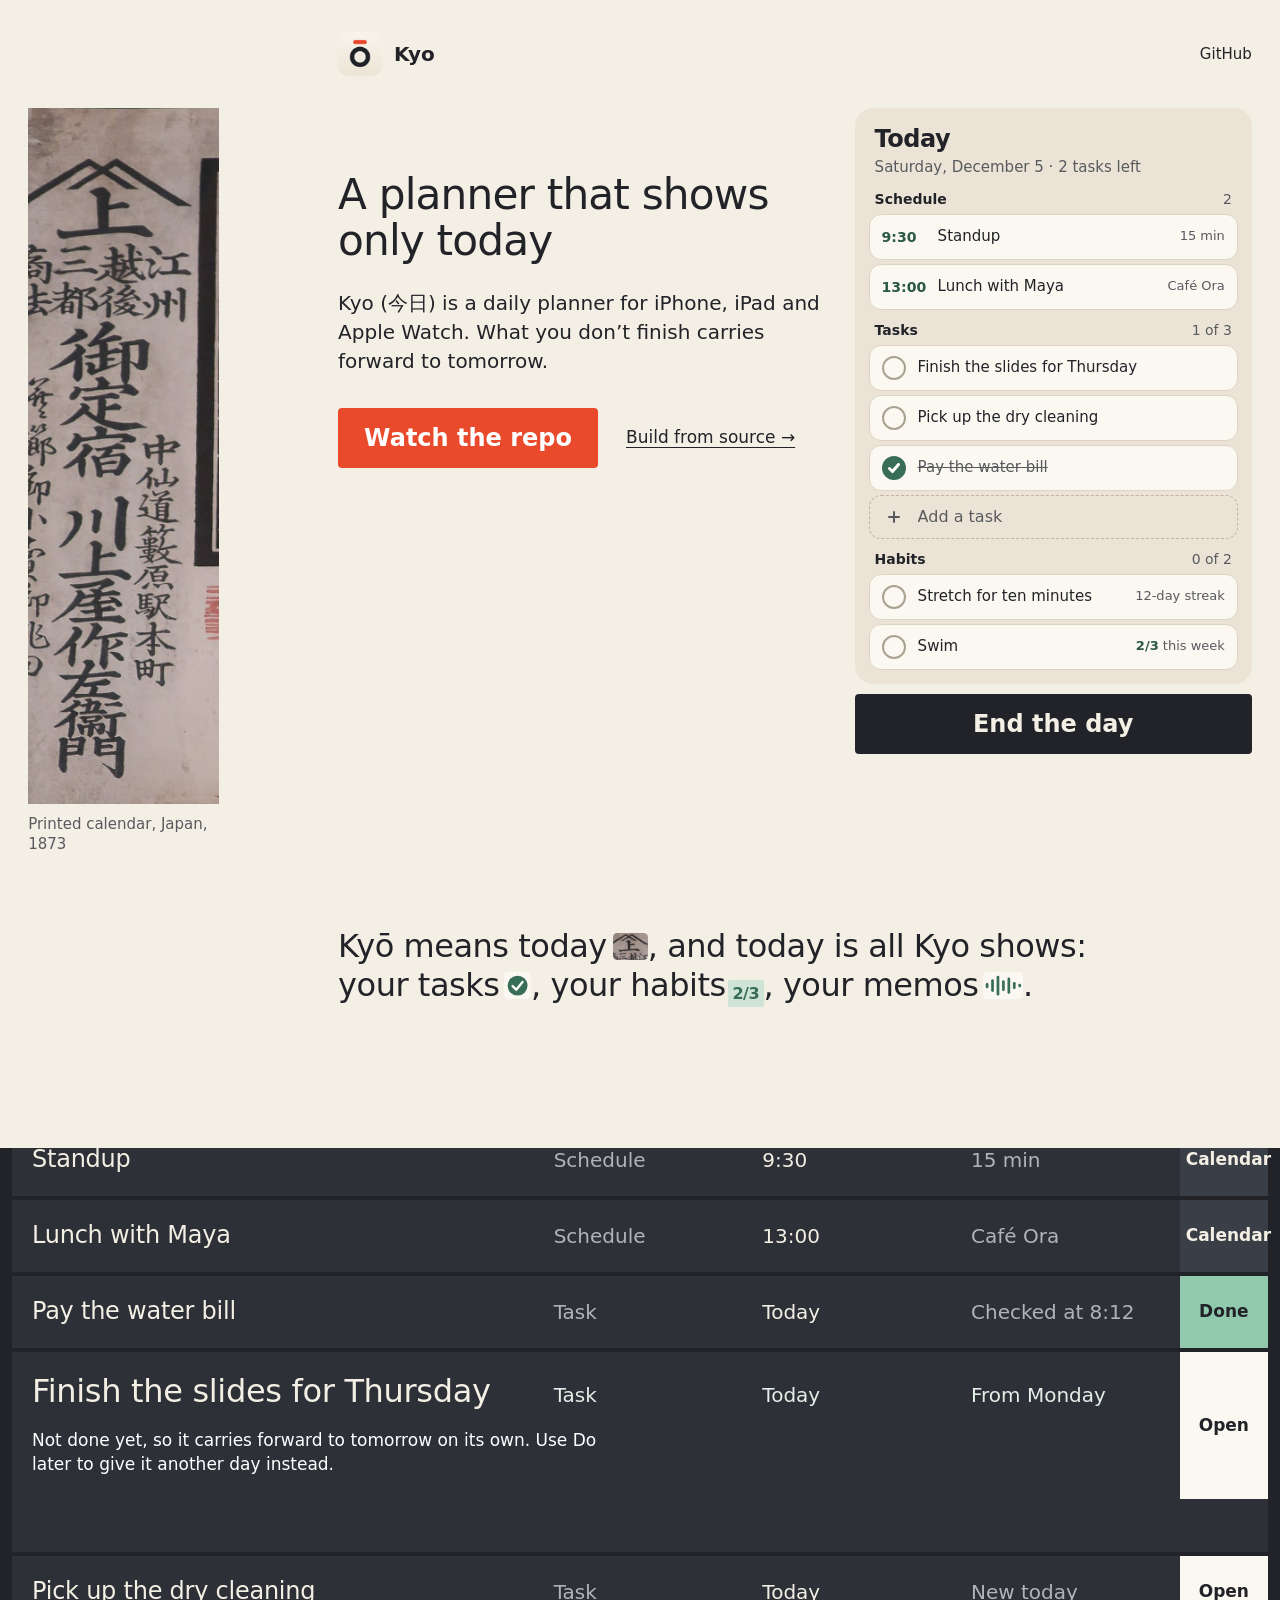
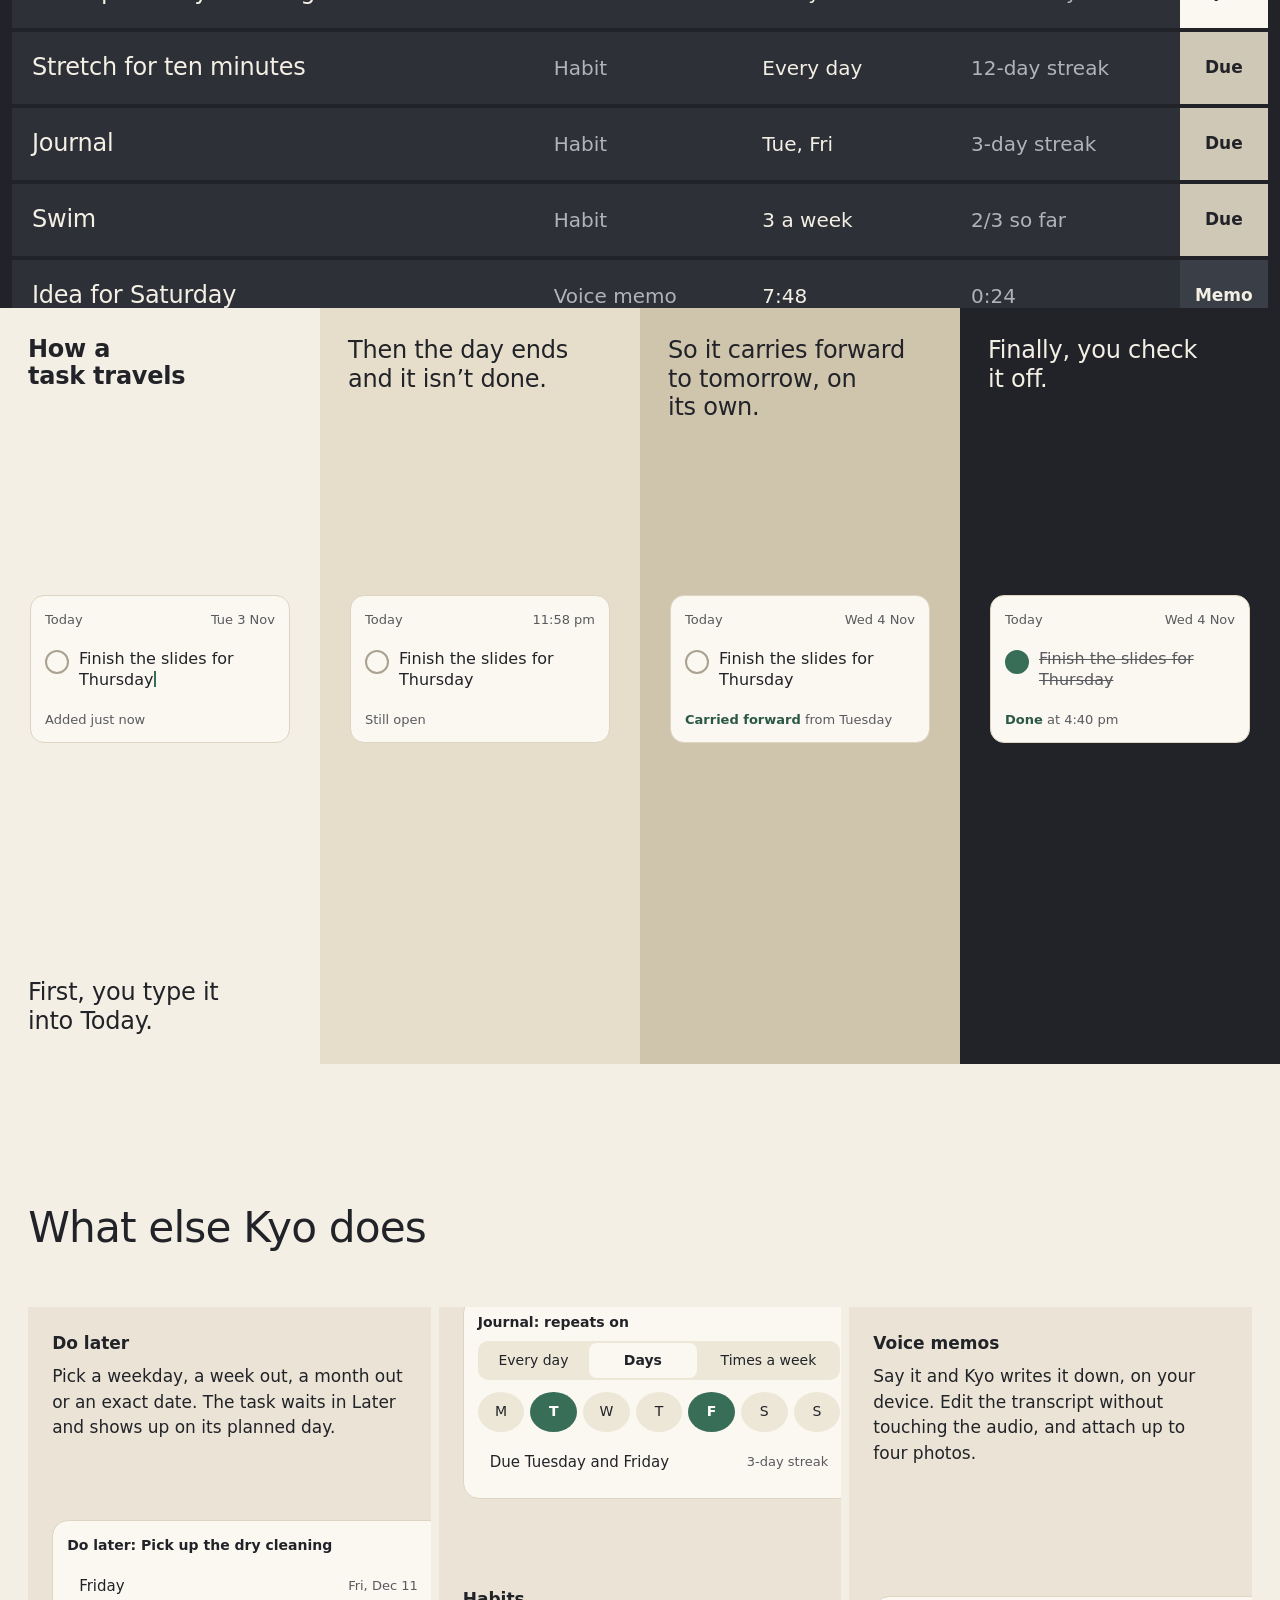
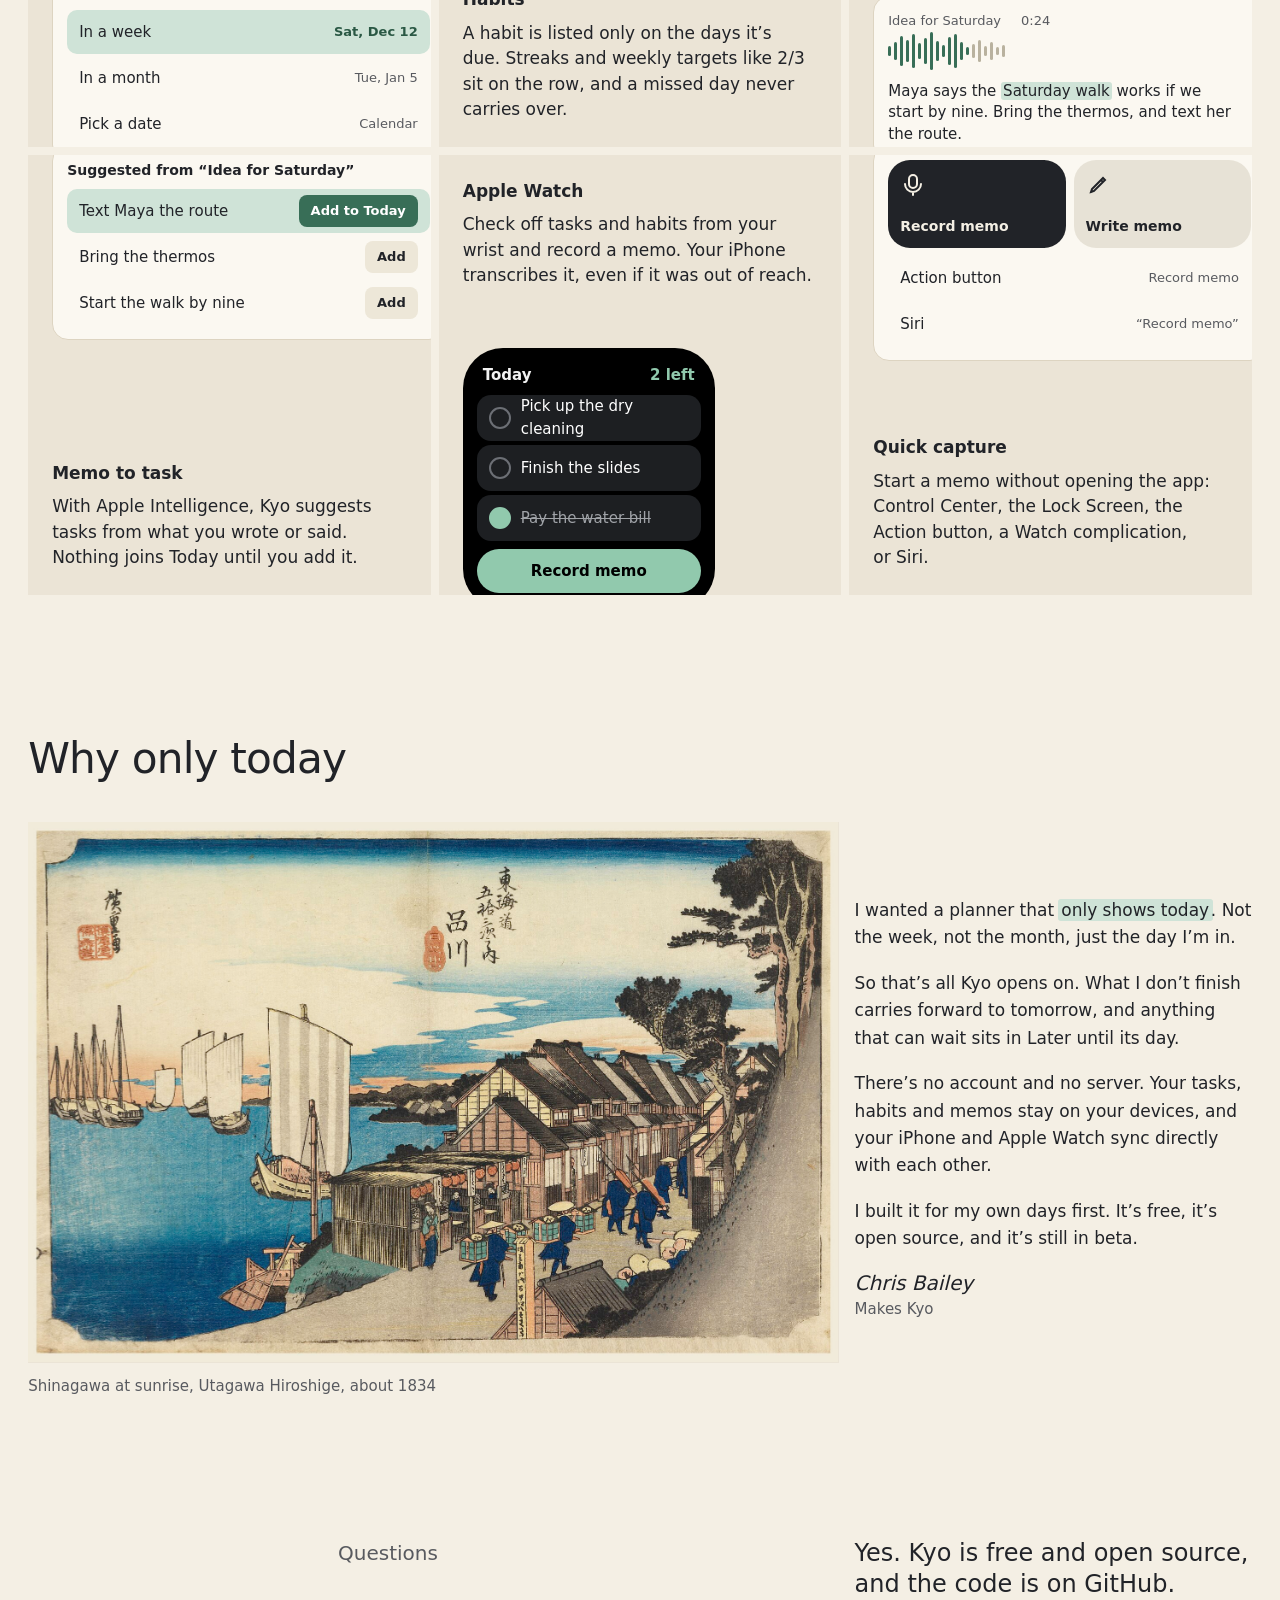
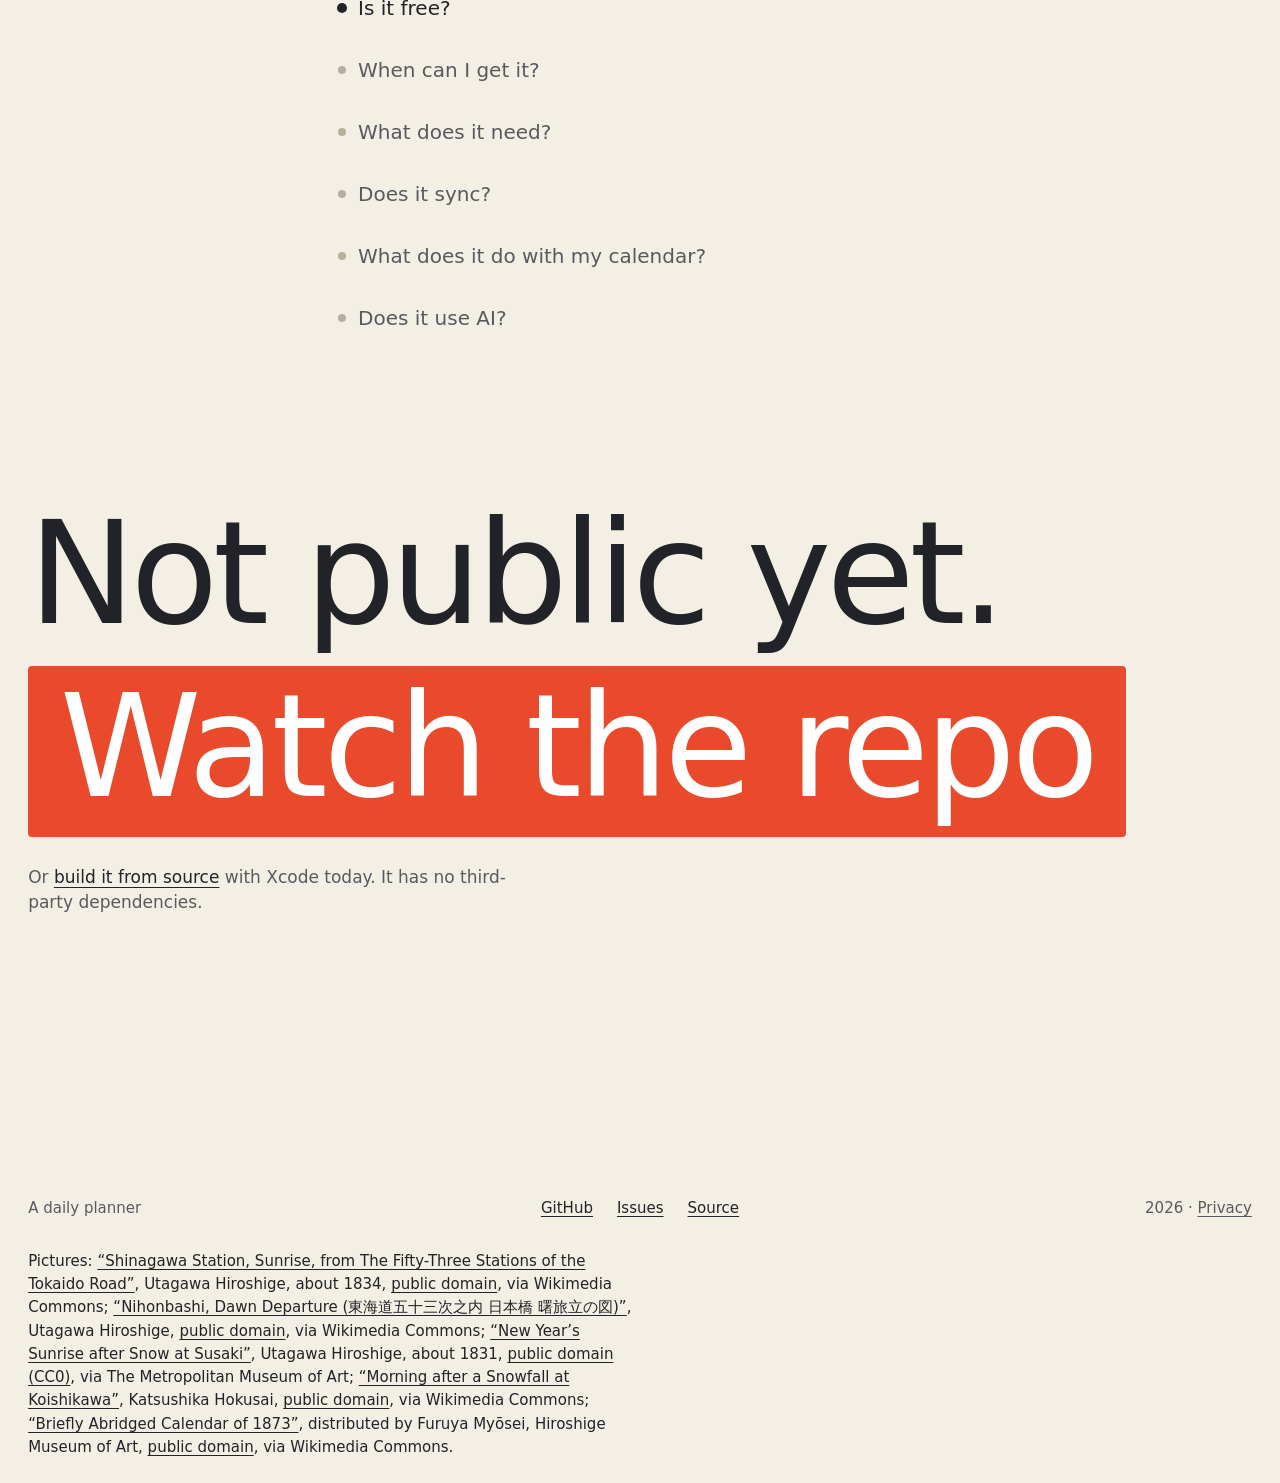
<file: site/index.html>
<!doctype html>
<html lang="en">
<head>
<meta charset="utf-8">
<meta name="viewport" content="width=device-width, initial-scale=1">
<title>Kyo: a planner that shows only today</title>
<meta name="description" content="Kyo (今日, “today”) is a daily planner for iPhone, iPad and Apple Watch. It shows one day at a time, and what you don’t finish carries forward to tomorrow.">
<meta name="theme-color" content="#F4EFE4">
<link rel="icon" type="image/png" href="assets/favicon.png">
<link rel="apple-touch-icon" href="assets/apple-touch-icon.png">
<meta property="og:type" content="website">
<meta property="og:title" content="Kyo: a planner that shows only today">
<meta property="og:description" content="A daily planner for iPhone, iPad and Apple Watch. One day at a time; unfinished tasks carry forward. No account, no server.">
<meta property="og:url" content="https://xchrisbailey.github.io/kyo/">
<meta property="og:image" content="https://xchrisbailey.github.io/kyo/assets/og.png">
<meta property="og:image:width" content="1200">
<meta property="og:image:height" content="630">
<meta property="og:image:alt" content="The Kyo app icon beside the words: a planner that shows only today.">
<meta name="twitter:card" content="summary_large_image">
<meta name="twitter:title" content="Kyo: a planner that shows only today">
<meta name="twitter:description" content="A daily planner for iPhone, iPad and Apple Watch. One day at a time; unfinished tasks carry forward.">
<meta name="twitter:image" content="https://xchrisbailey.github.io/kyo/assets/og.png">
<script>document.documentElement.classList.add('js');setTimeout(function(){if(!window.__kyo)document.documentElement.classList.add('js-late')},3000)</script>
<link rel="stylesheet" href="assets/styles.css">
</head>
<body>

<header class="hero grid">
  <div class="hero__bar">
    <a class="mark" href="#top" id="top"><img src="assets/icon-128.png" width="44" height="44" alt="">Kyo</a>
    <a class="hero__gh link" href="https://github.com/xchrisbailey/kyo">GitHub</a>
  </div>

  <div class="hero__copy">
    <h1 data-load style="--i:0">A planner that shows<br> only today</h1>
    <p class="lede" data-load style="--i:1">Kyo (今日) is a daily planner for iPhone, iPad and Apple Watch. What you don’t finish carries forward to tomorrow.</p>
    <div class="hero__actions" data-load style="--i:2">
      <a class="btn" href="https://github.com/xchrisbailey/kyo/subscription">Watch the repo</a>
      <a class="link link--quiet" href="https://github.com/xchrisbailey/kyo#build-from-source">Build from source →</a>
    </div>
  </div>

  <figure class="hero__print" data-load style="--i:4"><img src="assets/calendar-1873.jpg" width="1280" height="1556" alt="A printed Japanese calendar from 1873: a black block of dates beside a column of brush calligraphy." fetchpriority="high"><figcaption>Printed calendar, Japan, 1873</figcaption></figure>

  <div class="hero__demo" data-load style="--i:3">
    <div class="today" data-ui id="today" role="group" aria-label="Kyo’s Today screen. Tick tasks and habits, then end the day.">
      <div class="today__head">
        <p class="today__title">Today</p>
        <p class="today__date" id="today-date" aria-live="polite">Tuesday 3 November · 2 tasks left</p>
      </div>
      <section class="t-sec" aria-labelledby="t-h-sched">
        <div class="t-sech"><span id="t-h-sched">Schedule</span><span class="t-count" id="t-c-sched">2</span></div>
        <ul class="t-list" id="t-sched">
          <li class="t-row t-event"><time>9:30</time><span class="t-text">Standup</span><span class="t-meta">15 min</span></li>
          <li class="t-row t-event"><time>13:00</time><span class="t-text">Lunch with Maya</span><span class="t-meta">Café Ora</span></li>
        </ul>
      </section>
      <section class="t-sec" aria-labelledby="t-h-tasks">
        <div class="t-sech"><span id="t-h-tasks">Tasks</span><span class="t-count" id="t-c-tasks">1 of 3</span></div>
        <ul class="t-list" id="t-tasks">
          <li class="t-row is-hot"><label><input type="checkbox"><span class="t-box" aria-hidden="true"><svg viewBox="0 0 14 14"><path d="M2.5 7.5l3 3 6-7"/></svg></span><span class="t-text">Finish the slides for Thursday</span></label></li>
          <li class="t-row"><label><input type="checkbox"><span class="t-box" aria-hidden="true"><svg viewBox="0 0 14 14"><path d="M2.5 7.5l3 3 6-7"/></svg></span><span class="t-text">Pick up the dry cleaning</span></label></li>
          <li class="t-row"><label><input type="checkbox" checked><span class="t-box" aria-hidden="true"><svg viewBox="0 0 14 14"><path d="M2.5 7.5l3 3 6-7"/></svg></span><span class="t-text">Pay the water bill</span></label></li>
        </ul>
        <form class="t-add" id="t-form" autocomplete="off">
          <label class="sr-only" for="t-new">New task</label>
          <input id="t-new" type="text" placeholder="Add a task" maxlength="60" enterkeyhint="done">
        </form>
      </section>
      <section class="t-sec" aria-labelledby="t-h-habits">
        <div class="t-sech"><span id="t-h-habits">Habits</span><span class="t-count" id="t-c-habits">0 of 3</span></div>
        <ul class="t-list" id="t-habits">
          <li class="t-row"><label><input type="checkbox"><span class="t-box" aria-hidden="true"><svg viewBox="0 0 14 14"><path d="M2.5 7.5l3 3 6-7"/></svg></span><span class="t-text">Stretch for ten minutes</span><span class="t-meta">12-day streak</span></label></li>
          <li class="t-row"><label><input type="checkbox"><span class="t-box" aria-hidden="true"><svg viewBox="0 0 14 14"><path d="M2.5 7.5l3 3 6-7"/></svg></span><span class="t-text">Swim</span><span class="t-meta"><strong>2/3</strong> this week</span></label></li>
          <li class="t-row"><label><input type="checkbox"><span class="t-box" aria-hidden="true"><svg viewBox="0 0 14 14"><path d="M2.5 7.5l3 3 6-7"/></svg></span><span class="t-text">Journal</span><span class="t-meta">3-day streak</span></label></li>
        </ul>
      </section>
    </div>
    <div class="demo-bar">
      <button class="btn btn--ink" type="button" id="end-day" disabled>End the day</button>
      <button class="link link--quiet" type="button" id="reset-day" hidden>Back to today</button>
    </div>
  </div>
</header>

<main>

<!-- intro -->
<section class="intro grid section" aria-labelledby="intro-h" style="margin-top:0">
  <h2 class="sr-only" id="intro-h">What the name means</h2>
  <p data-in>Kyō means today<span class="thumb thumb--img" data-ui aria-hidden="true"><img src="assets/calendar-1873.jpg" width="1280" height="1556" alt="" loading="lazy"></span>, and today is all Kyo shows: your <span class="nb">tasks<span class="thumb" data-ui aria-hidden="true"><svg viewBox="0 0 30 30" width="30" height="30"><circle cx="15" cy="15" r="11" fill="#386E57"/><path d="M9.5 15.5l4 4 7-8.5" fill="none" stroke="#fff" stroke-width="2.6" stroke-linecap="round" stroke-linejoin="round"/></svg></span>,</span> your <span class="nb">habits<span class="thumb thumb--text" data-ui aria-hidden="true">2/3</span>,</span> your <span class="nb">memos<span class="thumb" data-ui aria-hidden="true"><svg viewBox="0 0 44 30" width="44" height="30"><g fill="#386E57"><rect x="3" y="12" width="3" height="6" rx="1.5"/><rect x="9" y="8" width="3" height="14" rx="1.5"/><rect x="15" y="4" width="3" height="22" rx="1.5"/><rect x="21" y="9" width="3" height="12" rx="1.5"/><rect x="27" y="6" width="3" height="18" rx="1.5"/><rect x="33" y="11" width="3" height="8" rx="1.5"/><rect x="39" y="13" width="3" height="4" rx="1.5"/></g></svg></span>.</span></p>
</section>

<!-- showcase -->
<section class="board-wrap" aria-labelledby="board-h">
  <h2 id="board-h">Today holds the whole day in one list</h2>
  <div class="board" data-ui id="board">
    <div class="b-row"><button type="button" aria-expanded="false"><span class="b-name">Standup</span><span class="b-kind">Schedule</span><span class="b-when">9:30</span><span class="b-detail">15 min</span><span class="b-status b-status--cal">Calendar</span><span class="b-more">From your calendar. Kyo reads events to show them here and never changes or stores them.</span></button></div>
    <div class="b-row"><button type="button" aria-expanded="false"><span class="b-name">Lunch with Maya</span><span class="b-kind">Schedule</span><span class="b-when">13:00</span><span class="b-detail">Café Ora</span><span class="b-status b-status--cal">Calendar</span><span class="b-more">Today shows the next three timed events. The rest are a tap away.</span></button></div>
    <div class="b-row"><button type="button" aria-expanded="false"><span class="b-name">Pay the water bill</span><span class="b-kind">Task</span><span class="b-when">Today</span><span class="b-detail">Checked at 8:12</span><span class="b-status b-status--done">Done</span><span class="b-more">Finished tasks drop to the bottom of Today. Tomorrow they’re gone.</span></button></div>
    <div class="b-row is-open"><button type="button" aria-expanded="true"><span class="b-name">Finish the slides for Thursday</span><span class="b-kind">Task</span><span class="b-when">Today</span><span class="b-detail">From Monday</span><span class="b-status">Open</span><span class="b-more">Not done yet, so it carries forward to tomorrow on its own. Use Do later to give it another day instead.</span></button></div>
    <div class="b-row"><button type="button" aria-expanded="false"><span class="b-name">Pick up the dry cleaning</span><span class="b-kind">Task</span><span class="b-when">Today</span><span class="b-detail">New today</span><span class="b-status">Open</span><span class="b-more">Unfinished tasks roll on one day at a time. Nothing is marked overdue.</span></button></div>
    <div class="b-row"><button type="button" aria-expanded="false"><span class="b-name">Stretch for ten minutes</span><span class="b-kind">Habit</span><span class="b-when">Every day</span><span class="b-detail">12-day streak</span><span class="b-status b-status--due">Due</span><span class="b-more">Due every day, so it’s on Today every day. The row carries your streak.</span></button></div>
    <div class="b-row"><button type="button" aria-expanded="false"><span class="b-name">Journal</span><span class="b-kind">Habit</span><span class="b-when">Tue, Fri</span><span class="b-detail">3-day streak</span><span class="b-status b-status--due">Due</span><span class="b-more">Listed only on the days it’s due. Miss one and it never piles up on the next day.</span></button></div>
    <div class="b-row"><button type="button" aria-expanded="false"><span class="b-name">Swim</span><span class="b-kind">Habit</span><span class="b-when">3 a week</span><span class="b-detail">2/3 so far</span><span class="b-status b-status--due">Due</span><span class="b-more">A weekly target shows week progress, here 2/3. It can run past the target.</span></button></div>
    <div class="b-row"><button type="button" aria-expanded="false"><span class="b-name">Idea for Saturday</span><span class="b-kind">Voice memo</span><span class="b-when">7:48</span><span class="b-detail">0:24</span><span class="b-status b-status--cal">Memo</span><span class="b-more">Recorded by voice. The transcript was made on your device, and you can edit it without touching the audio.</span></button></div>
  </div>
</section>

<!-- how it works -->
<section class="how" aria-labelledby="how-h">
  <div class="how__f">
    <h2 id="how-h">How a task travels</h2>
    <div class="how__card" data-ui>
      <div class="card"><div class="card__top"><span>Today</span><span>Tue 3 Nov</span></div><div class="card__row"><span class="t-box"></span><span>Finish the slides for Thursday<i class="card__caret"></i></span></div><div class="card__foot">Added just now</div></div>
    </div>
    <p>First, you type it into Today.</p>
  </div>
  <div class="how__f">
    <div class="how__card" data-ui>
      <div class="card"><div class="card__top"><span>Today</span><span>11:58 pm</span></div><div class="card__row"><span class="t-box"></span><span>Finish the slides for Thursday</span></div><div class="card__foot">Still open</div></div>
    </div>
    <p>Then the day ends and it isn’t done.</p>
  </div>
  <div class="how__f">
    <div class="how__card" data-ui>
      <div class="card"><div class="card__top"><span>Today</span><span>Wed 4 Nov</span></div><div class="card__row"><span class="t-box"></span><span>Finish the slides for Thursday</span></div><div class="card__foot"><strong>Carried forward</strong> from Tuesday</div></div>
    </div>
    <p>So it carries forward to tomorrow, on its own.</p>
  </div>
  <div class="how__f">
    <div class="how__card" data-ui>
      <div class="card"><div class="card__top"><span>Today</span><span>Wed 4 Nov</span></div><div class="card__row is-done"><span class="t-box is-on"><svg viewBox="0 0 14 14"><path d="M2.5 7.5l3 3 6-7"/></svg></span><span>Finish the slides for Thursday</span></div><div class="card__foot"><strong>Done</strong> at 4:40 pm</div></div>
    </div>
    <p>Finally, you check it off.</p>
  </div>
</section>

<!-- features -->
<section class="section" aria-labelledby="feat-h">
  <div class="features-head"><h2 id="feat-h" data-in>What else Kyo does</h2></div>
  <div class="cells">
    <article class="cell cell--tt" data-in style="--i:0">
      <div class="cell__txt"><h3>Do later</h3><p>Pick a weekday, a week out, a month out or an exact date. The task waits in Later and shows up on its planned day.</p></div>
      <div class="cell__ui"><div class="frag" data-ui><h4>Do later: Pick up the dry cleaning</h4>
        <div class="frag__row"><span>Friday</span><span class="sp"></span><small data-d="1">Fri, Nov 6</small></div>
        <div class="frag__row is-sel"><span>In a week</span><span class="sp"></span><small data-d="2">Tue, Nov 10</small></div>
        <div class="frag__row"><span>In a month</span><span class="sp"></span><small data-d="3">Thu, Dec 3</small></div>
        <div class="frag__row"><span>Pick a date</span><span class="sp"></span><small>Calendar</small></div>
      </div></div>
    </article>
    <article class="cell cell--ft" data-in style="--i:1">
      <div class="cell__txt"><h3>Habits</h3><p>A habit is listed only on the days it’s due. Streaks and weekly targets like 2/3 sit on the row, and a missed day never carries over.</p></div>
      <div class="cell__ui"><div class="frag" data-ui><h4>Journal: repeats on</h4>
        <div class="seg" aria-hidden="true"><span>Every day</span><span class="is-sel">Days</span><span>Times a week</span></div>
        <div class="days" aria-hidden="true"><span>M</span><span class="is-sel">T</span><span>W</span><span>T</span><span class="is-sel">F</span><span>S</span><span>S</span></div>
        <div class="frag__row"><span>Due Tuesday and Friday</span><span class="sp"></span><small>3-day streak</small></div>
      </div></div>
    </article>
    <article class="cell cell--tt" data-in style="--i:2">
      <div class="cell__txt"><h3>Voice memos</h3><p>Say it and Kyo writes it down, on your device. Edit the transcript without touching the audio, and attach up to four photos.</p></div>
      <div class="cell__ui"><div class="frag" data-ui>
        <div class="memo__meta"><span>Idea for Saturday</span><span class="sp"></span><span>0:24</span></div>
        <div class="wave" aria-hidden="true"><i style="height:10px"></i><i style="height:18px"></i><i style="height:30px"></i><i style="height:22px"></i><i style="height:34px"></i><i style="height:16px"></i><i style="height:26px"></i><i style="height:38px"></i><i style="height:20px"></i><i style="height:12px"></i><i style="height:28px"></i><i style="height:34px"></i><i style="height:18px"></i><i style="height:8px"></i><i class="q" style="height:14px"></i><i class="q" style="height:22px"></i><i class="q" style="height:10px"></i><i class="q" style="height:18px"></i><i class="q" style="height:8px"></i><i class="q" style="height:12px"></i></div>
        <p class="memo__t">Maya says the <mark>Saturday walk</mark> works if we start by nine. Bring the thermos, and text her the route.</p>
      </div></div>
    </article>
    <article class="cell cell--ft" data-in style="--i:0">
      <div class="cell__txt"><h3>Memo to task</h3><p>With Apple Intelligence, Kyo suggests tasks from what you wrote or said. Nothing joins Today until you add it.</p></div>
      <div class="cell__ui"><div class="frag" data-ui><h4>Suggested from “Idea for Saturday”</h4>
        <div class="frag__row is-sel"><span>Text Maya the route</span><span class="sp"></span><span class="frag__btn">Add to Today</span></div>
        <div class="frag__row"><span>Bring the thermos</span><span class="sp"></span><span class="frag__btn frag__btn--plain">Add</span></div>
        <div class="frag__row"><span>Start the walk by nine</span><span class="sp"></span><span class="frag__btn frag__btn--plain">Add</span></div>
      </div></div>
    </article>
    <article class="cell cell--tt" data-in style="--i:1">
      <div class="cell__txt"><h3>Apple Watch</h3><p>Check off tasks and habits from your wrist and record a memo. Your iPhone transcribes it, even if it was out of reach.</p></div>
      <div class="cell__ui"><div class="watch" data-ui>
        <div class="watch__t"><span>Today</span><span>2 left</span></div>
        <div class="watch__r"><span class="t-box"></span><span>Pick up the dry cleaning</span></div>
        <div class="watch__r"><span class="t-box"></span><span>Finish the slides</span></div>
        <div class="watch__r is-done"><span class="t-box is-on"><svg viewBox="0 0 14 14"><path d="M2.5 7.5l3 3 6-7"/></svg></span><span>Pay the water bill</span></div>
        <div class="watch__mic">Record memo</div>
      </div></div>
    </article>
    <article class="cell cell--ft" data-in style="--i:2">
      <div class="cell__txt"><h3>Quick capture</h3><p>Start a memo without opening the app: Control Center, the Lock Screen, the Action button, a Watch complication, or Siri.</p></div>
      <div class="cell__ui"><div class="frag" data-ui>
        <div class="ctrl">
          <div class="ctrl__t is-on"><svg viewBox="0 0 26 26" fill="none" stroke="currentColor" stroke-width="2" stroke-linecap="round"><rect x="9" y="3" width="8" height="13" rx="4"/><path d="M5 12a8 8 0 0016 0M13 20v3"/></svg><span>Record memo</span></div>
          <div class="ctrl__t"><svg viewBox="0 0 26 26" fill="none" stroke="currentColor" stroke-width="2" stroke-linecap="round"><path d="M5 20l3-1 11-11-2-2L6 17l-1 3zM15 8l2 2"/></svg><span>Write memo</span></div>
        </div>
        <div class="frag__row" style="margin-top:8px"><span>Action button</span><span class="sp"></span><small>Record memo</small></div>
        <div class="frag__row"><span>Siri</span><span class="sp"></span><small>“Record memo”</small></div>
      </div></div>
    </article>
  </div>
  </section>

<!-- about: founder's letter -->
<section class="about grid section" aria-labelledby="about-h">
  <h2 id="about-h" data-in>Why only today</h2>
  <figure class="reel" data-in style="--i:1">
    <div class="reel__frame" id="reel">
      <img class="is-on" src="assets/shinagawa-sunrise.jpg" width="1920" height="1264" alt="Colour woodblock print of the road at Shinagawa at sunrise: travellers with lanterns walk past tea houses, boats with striped sails ride on the bay.">
      <img src="assets/nihonbashi-dawn.jpg" width="1600" height="1091" alt="Colour woodblock print of Nihonbashi bridge at dawn: porters and travellers cross in the grey light, a pole-carrier in front.">
      <img src="assets/susaki-sunrise.jpg" width="1600" height="1064" alt="Colour woodblock print of a red sun rising over a snowy shore at Susaki, a shrine and pines under snow.">
      <img src="assets/koishikawa-snowy-morning.jpg" width="1600" height="1089" alt="Colour woodblock print of a snowy morning: women on a veranda point toward Mount Fuji across snow-covered roofs.">
    </div>
    <figcaption id="reel-cap">Shinagawa at sunrise, Utagawa Hiroshige, about 1834</figcaption>
  </figure>
  <div class="letter" data-in style="--i:2">
    <p>I wanted a planner that <mark>only shows today</mark>. Not the week, not the month, just the day I’m in.</p>
    <p>So that’s all Kyo opens on. What I don’t finish carries forward to tomorrow, and anything that can wait sits in Later until its day.</p>
    <p>There’s no account and no server. Your tasks, habits and memos stay on your devices, and your iPhone and Apple Watch sync directly with each other.</p>
    <p>I built it for my own days first. It’s free, it’s open source, and it’s still in beta.</p>
    <p class="sign"><b>Chris Bailey</b><span>Makes Kyo</span></p>
  </div>
</section>

<!-- faq -->
<section class="faq grid section" aria-labelledby="faq-h">
  <h2 id="faq-h">Questions</h2>
  <ul class="faq__list">
    <li class="faq__item is-on"><button class="faq__q" type="button" aria-expanded="true" aria-controls="a1">Is it free?</button><p class="faq__a" id="a1">Yes. Kyo is free and open source, and the code is on GitHub.</p></li>
    <li class="faq__item"><button class="faq__q" type="button" aria-expanded="false" aria-controls="a2">When can I get it?</button><p class="faq__a" id="a2">It’s in a TestFlight beta that isn’t public yet. Watch the repo for a public build, or <a href="https://github.com/xchrisbailey/kyo#build-from-source">build it from source</a> with Xcode.</p></li>
    <li class="faq__item"><button class="faq__q" type="button" aria-expanded="false" aria-controls="a3">What does it need?</button><p class="faq__a" id="a3">iOS 27, iPadOS 27 or watchOS 27.</p></li>
    <li class="faq__item"><button class="faq__q" type="button" aria-expanded="false" aria-controls="a4">Does it sync?</button><p class="faq__a" id="a4">Your iPhone and Apple Watch sync directly with each other. iCloud sync isn’t built yet, so an iPhone and an iPad each keep their own data.</p></li>
    <li class="faq__item"><button class="faq__q" type="button" aria-expanded="false" aria-controls="a5">What does it do with my calendar?</button><p class="faq__a" id="a5">It reads your events to show Today’s Schedule. It never changes them and never stores them, and you choose which calendars appear.</p></li>
    <li class="faq__item"><button class="faq__q" type="button" aria-expanded="false" aria-controls="a6">Does it use AI?</button><p class="faq__a" id="a6">Only on your device. Apple Intelligence writes memo titles and suggests tasks from memos. Everything works without it.</p></li>
  </ul>
</section>

<!-- cta -->
<section class="cta grid" aria-labelledby="cta-h">
  <h2 class="cta__line" id="cta-h" data-in><span>Not public yet.</span><a class="cta__btn" href="https://github.com/xchrisbailey/kyo/subscription">Watch the repo</a></h2>
  <p class="cta__sub" data-in style="--i:1">Or <a href="https://github.com/xchrisbailey/kyo#build-from-source">build it from source</a> with Xcode today. It has no third-party dependencies.</p>
</section>

</main>

<footer class="foot grid">
  <div class="foot__row" style="grid-column:1 / -1">
    <div>A daily planner</div>
    <nav aria-label="Kyo on GitHub"><a href="https://github.com/xchrisbailey/kyo">GitHub</a><a href="https://github.com/xchrisbailey/kyo/issues">Issues</a><a href="https://github.com/xchrisbailey/kyo#build-from-source">Source</a></nav>
    <div>2026 · <a href="privacy.html">Privacy</a></div>
  </div>
  <p class="credits" style="grid-column:1 / -1">Pictures: <a href="https://commons.wikimedia.org/wiki/File:Print,_Shinagawa_Station,_Sunrise,_in_The_Fifty-Three_Stations_of_the_Tokaido_Road_(Tokaido_Gojusan_Tsugi-no_Uchi),_ca._1834_(CH_18608841).jpg">“Shinagawa Station, Sunrise, from The Fifty-Three Stations of the Tokaido Road”</a>, Utagawa Hiroshige, about 1834, <a href="https://creativecommons.org/publicdomain/mark/1.0/">public domain</a>, via Wikimedia Commons; <a href="https://commons.wikimedia.org/wiki/File:%E6%9D%B1%E6%B5%B7%E9%81%93%E4%BA%94%E5%8D%81%E4%B8%89%E6%AC%A1%E4%B9%8B%E5%86%85_%E6%97%A5%E6%9C%AC%E6%A9%8B_%E6%9B%99%E6%97%85%E7%AB%8B%E3%81%AE%E5%9B%B3.jpg">“Nihonbashi, Dawn Departure (東海道五十三次之内 日本橋 曙旅立の図)”</a>, Utagawa Hiroshige, <a href="https://creativecommons.org/publicdomain/mark/1.0/">public domain</a>, via Wikimedia Commons; <a href="https://www.metmuseum.org/art/collection/search/45295">“New Year’s Sunrise after Snow at Susaki”</a>, Utagawa Hiroshige, about 1831, <a href="https://creativecommons.org/publicdomain/zero/1.0/">public domain (CC0)</a>, via The Metropolitan Museum of Art; <a href="https://commons.wikimedia.org/wiki/File:Snowy_Morning_at_Koishikawa_(5758988303).jpg">“Morning after a Snowfall at Koishikawa”</a>, Katsushika Hokusai, <a href="https://creativecommons.org/publicdomain/mark/1.0/">public domain</a>, via Wikimedia Commons; <a href="https://commons.wikimedia.org/wiki/File:Briefly_Abridged_Calendar_of_1873,_Hiroshige_Museum_of_Art.JPG">“Briefly Abridged Calendar of 1873”</a>, distributed by Furuya Myōsei, Hiroshige Museum of Art, <a href="https://creativecommons.org/publicdomain/mark/1.0/">public domain</a>, via Wikimedia Commons.</p>
</footer>

<script src="assets/main.js" defer></script>
</body>
</html>
</file>
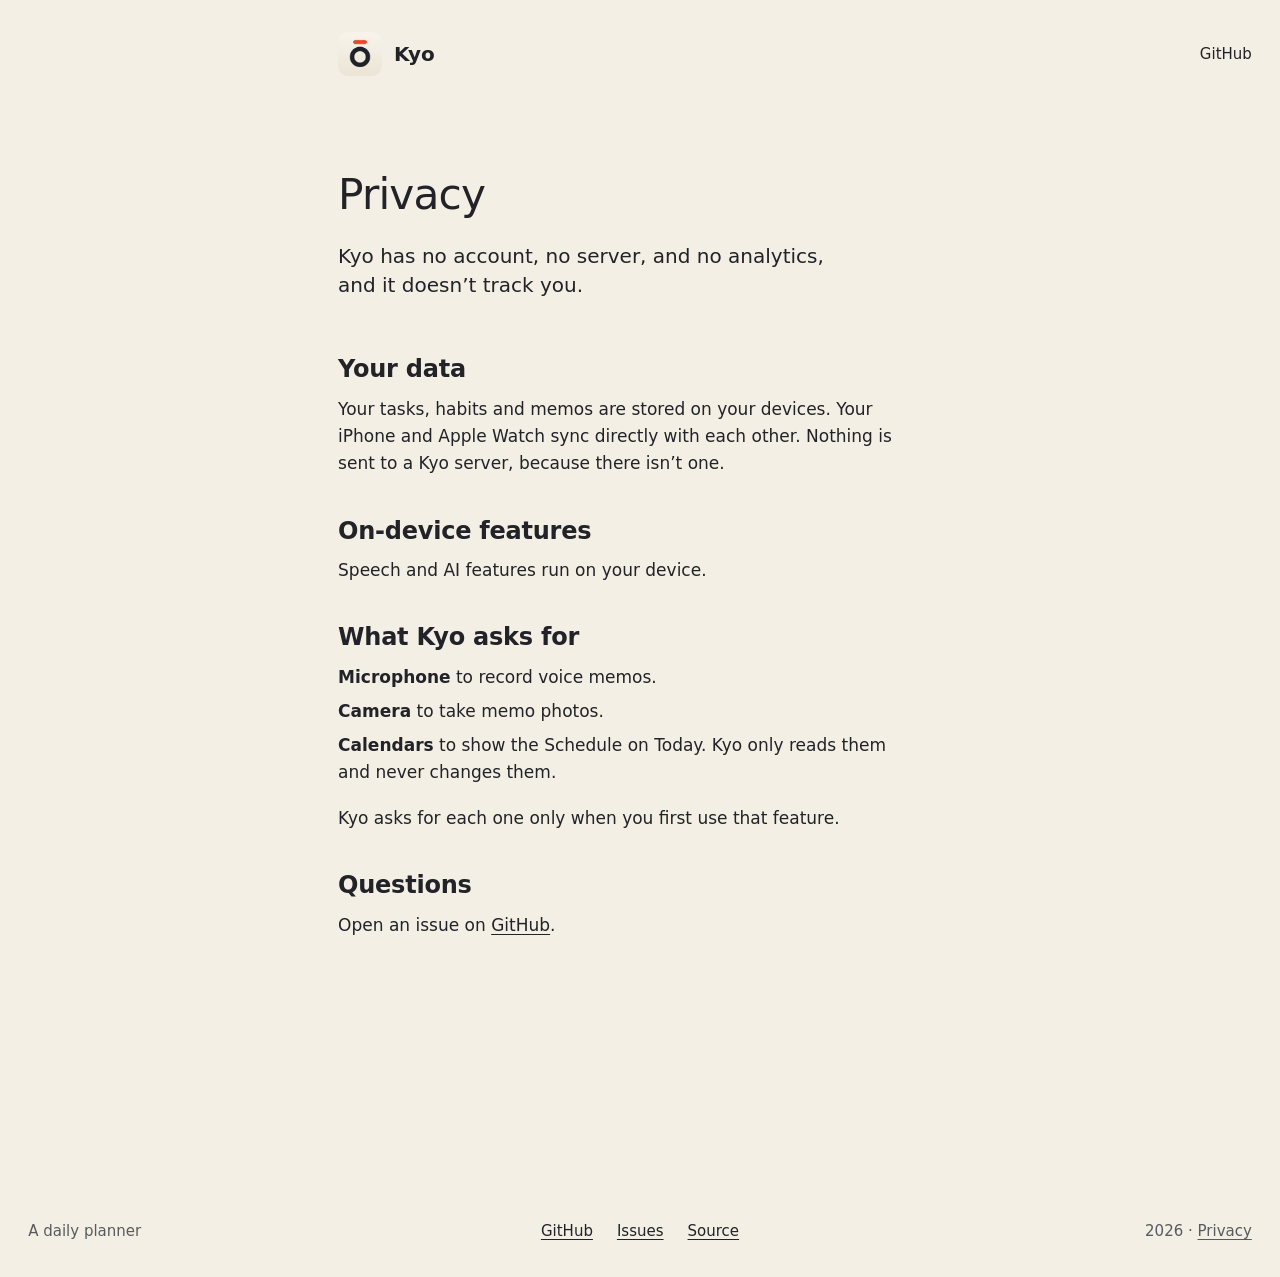
<file: site/privacy.html>
<!doctype html>
<html lang="en">
<head>
<meta charset="utf-8">
<meta name="viewport" content="width=device-width, initial-scale=1">
<title>Privacy: Kyo</title>
<meta name="description" content="Kyo has no account, no server, and no analytics. Your tasks, habits and memos stay on your devices.">
<meta name="theme-color" content="#F4EFE4">
<link rel="icon" type="image/png" href="assets/favicon.png">
<link rel="apple-touch-icon" href="assets/apple-touch-icon.png">
<link rel="canonical" href="https://xchrisbailey.github.io/kyo/privacy.html">
<link rel="stylesheet" href="assets/styles.css">
</head>
<body>

<header class="hero grid">
  <div class="hero__bar">
    <a class="mark" href="index.html"><img src="assets/icon-128.png" width="44" height="44" alt="">Kyo</a>
    <a class="hero__gh link" href="https://github.com/xchrisbailey/kyo">GitHub</a>
  </div>
  <div class="hero__copy">
    <h1>Privacy</h1>
    <p class="lede">Kyo has no account, no server, and no analytics, and it doesn’t track you.</p>
  </div>
</header>

<main class="grid">
  <div class="policy">
    <section aria-labelledby="data-h">
      <h2 id="data-h">Your data</h2>
      <p>Your tasks, habits and memos are stored on your devices. Your iPhone and Apple Watch sync directly with each other. Nothing is sent to a Kyo server, because there isn’t one.</p>
    </section>
    <section aria-labelledby="device-h">
      <h2 id="device-h">On-device features</h2>
      <p>Speech and AI features run on your device.</p>
    </section>
    <section aria-labelledby="access-h">
      <h2 id="access-h">What Kyo asks for</h2>
      <ul>
        <li><strong>Microphone</strong> to record voice memos.</li>
        <li><strong>Camera</strong> to take memo photos.</li>
        <li><strong>Calendars</strong> to show the Schedule on Today. Kyo only reads them and never changes them.</li>
      </ul>
      <p>Kyo asks for each one only when you first use that feature.</p>
    </section>
    <section aria-labelledby="contact-h">
      <h2 id="contact-h">Questions</h2>
      <p>Open an issue on <a href="https://github.com/xchrisbailey/kyo/issues">GitHub</a>.</p>
    </section>
  </div>
</main>

<footer class="foot grid">
  <div class="foot__row" style="grid-column:1 / -1">
    <div>A daily planner</div>
    <nav aria-label="Kyo on GitHub"><a href="https://github.com/xchrisbailey/kyo">GitHub</a><a href="https://github.com/xchrisbailey/kyo/issues">Issues</a><a href="https://github.com/xchrisbailey/kyo#build-from-source">Source</a></nav>
    <div>2026 · <a href="privacy.html">Privacy</a></div>
  </div>
</footer>

</body>
</html>
</file>
<file: site/assets/styles.css>
/* Kyo landing page. Tokens first; everything below references them.
   Palette is the app icon's own: warm off-white ground, near-black ink, one vermilion accent.
   Inside [data-ui] fragments the product's own tint (a deep green) does the colouring. */

:root {
  --bg: #F4EFE4;
  --surface: #EBE4D6;
  --surface-2: #E1D8C5;
  --ink: #212328;
  --muted: #585A5F;
  --accent: #E94A2B;
  --accent-ink: #FFFFFF;

  --night: #212328;
  --night-2: #2D3037;
  --night-3: #3A3E47;
  --night-muted: #B1B3B8;

  --tint: #386E57;
  --tint-soft: #CFE3D7;
  --tint-dark: #91C9AD;
  --paper: #FBF8F1;
  --paper-line: #DDD4C1;

  --font: -apple-system, BlinkMacSystemFont, "SF Pro Text", system-ui, "Helvetica Neue", Arial, sans-serif;

  --fs-display: clamp(36px, 3.3vw, 48px);
  --fs-statement: clamp(24px, 2.5vw, 36px);
  --fs-mid: 24px;
  --fs-lead: 20px;
  --fs-body: 17px;
  --fs-small: 15px;
  --tint-ink: #2A5844;

  --margin: clamp(16px, 2.2vw, 32px);
  --gutter: 16px;
  --section: clamp(96px, 11vw, 176px);
  --radius: 4px;

  --ease-out: cubic-bezier(0.22, 1, 0.36, 1);
  --ease-expo: cubic-bezier(0.16, 1, 0.3, 1);
  --ease-soft: cubic-bezier(0.33, 1, 0.68, 1);
  --t-press: 140ms;
  --t-hover: 180ms;
  --t-ui: 240ms;
}

*, *::before, *::after { box-sizing: border-box; }
html { -webkit-text-size-adjust: 100%; text-size-adjust: 100%; }
body {
  margin: 0;
  background: var(--bg);
  color: var(--ink);
  font-family: var(--font);
  font-size: var(--fs-body);
  line-height: 1.5;
  -webkit-font-smoothing: antialiased;
}
h1, h2, h3, p, figure, ul, ol, dl, dd, blockquote { margin: 0; }
ul, ol { padding: 0; list-style: none; }
img, svg { display: block; max-width: 100%; }
img { height: auto; }
button, input { font: inherit; color: inherit; }
button { background: none; border: 0; padding: 0; cursor: pointer; text-align: inherit; }
a { color: inherit; }
::selection { background: var(--ink); color: var(--bg); }
:focus-visible { outline: 3px solid var(--ink); outline-offset: 3px; }
.sr-only { position: absolute; width: 1px; height: 1px; overflow: hidden; clip-path: inset(50%); white-space: nowrap; }
h1, h2, h3 { font-weight: 500; text-wrap: balance; }
p { text-wrap: pretty; }

.grid {
  display: grid;
  grid-template-columns: repeat(12, minmax(0, 1fr));
  column-gap: var(--gutter);
  padding-inline: var(--margin);
}
.section { margin-top: var(--section); }

/* ---------- controls: one shape, 4px corners ---------- */
.btn {
  display: inline-flex; align-items: center; justify-content: center;
  min-height: 60px; padding: 0 26px;
  font-size: var(--fs-mid); font-weight: 600; line-height: 1;
  text-decoration: none;
  border-radius: var(--radius);
  background: var(--accent); color: var(--accent-ink);
  transition: transform var(--t-press) var(--ease-out), background-color var(--t-hover) ease;
}
.btn:active { transform: scale(0.97); }
.btn--ink { background: var(--ink); color: var(--bg); }
@media (hover: hover) and (pointer: fine) {
  .btn:hover { background: #C93C20; }
  .btn--ink:hover { background: #000; }
}
.link {
  font-size: var(--fs-body); font-weight: 500;
  text-decoration: underline; text-decoration-thickness: 0.07em; text-underline-offset: 0.22em;
  text-decoration-color: transparent;
  transition: text-decoration-color var(--t-hover) ease;
  min-height: 44px; display: inline-flex; align-items: center;
}
.link--quiet { text-decoration-color: currentColor; }
@media (hover: hover) and (pointer: fine) { .link:hover { text-decoration-color: currentColor; } }

/* ---------- hero: column on one line ---------- */
.hero { padding-bottom: 0; }
.hero__bar {
  grid-column: 1 / -1;
  display: grid; grid-template-columns: subgrid;
  align-items: center;
  padding-top: 32px;
}
.mark { grid-column: 1 / span 6; display: flex; align-items: center; gap: 12px; text-decoration: none; font-size: var(--fs-lead); font-weight: 600; letter-spacing: -0.01em; width: fit-content; min-height: 44px; }
.mark img { width: 44px; height: 44px; border-radius: 10px; }
.hero__gh { grid-column: -4 / -1; justify-self: end; font-size: var(--fs-small); font-weight: 500; min-height: 44px; }
.hero__copy { grid-column: 1 / -1; padding-top: 56px; }
.hero__copy h1 { font-size: var(--fs-display); line-height: 1.1; letter-spacing: -0.02em; max-width: 14em; }
.hero__copy .lede { margin-top: 24px; font-size: var(--fs-lead); line-height: 1.45; color: var(--ink); max-width: 30em; }
.hero__actions { margin-top: 32px; display: flex; flex-wrap: wrap; align-items: center; gap: 8px 28px; }
.hero__demo { grid-column: 1 / -1; margin-top: 48px; }
.hero__print { display: none; margin: 0; }
.hero__print figcaption { margin-top: 10px; font-size: var(--fs-small); line-height: 1.35; color: var(--muted); }

@media (min-width: 1280px) {
  .mark { grid-column: 4 / span 4; }
  .hero__copy { grid-column: 4 / 9; padding-top: 96px; }
  .hero__demo { grid-column: 9 / -1; justify-self: end; width: min(100%, 440px); margin-top: 32px; }
  .hero__print { display: block; grid-column: 1 / 3; grid-row: 2; margin-top: 32px; align-self: start; }
  .hero__print img { width: 100%; height: 696px; object-fit: cover; object-position: 8% 50%; background: var(--surface); }
}
@media (min-width: 720px) and (max-width: 1279px) {
  .hero__copy { grid-column: 1 / 7; padding-top: 56px; }
  .hero__copy h1 { font-size: clamp(34px, 4.4vw, 52px); }
  .hero__demo { grid-column: 7 / -1; margin-top: 56px; }
}

/* ---------- the Today fragment (the live thing) ---------- */
[data-ui] { font-family: var(--font); }
.today { background: var(--surface); border-radius: 18px; padding: 16px 14px 14px; color: var(--ink); }
.today__head { padding: 2px 6px 10px; }
.today__title { font-size: var(--fs-mid); font-weight: 600; line-height: 1.1; letter-spacing: -0.02em; }
.today__date { margin-top: 4px; font-size: 15px; color: var(--muted); font-variant-numeric: tabular-nums; }
[data-ui] .t-sec + .t-sec { margin-top: 10px; }
[data-ui] .t-sech { display: flex; align-items: baseline; justify-content: space-between; padding: 0 6px 4px; font-size: 14px; font-weight: 600; }
[data-ui] .t-count { font-weight: 500; color: var(--muted); font-variant-numeric: tabular-nums; }
[data-ui] .t-list { display: grid; gap: 4px; }
[data-ui] .t-row {
  position: relative; display: flex; align-items: center; min-height: 46px;
  background: var(--paper); border: 1px solid var(--paper-line); border-radius: 12px;
  font-size: 15px; line-height: 1.3;
  transition: background-color var(--t-hover) ease;
}
[data-ui] .t-row label { display: flex; align-items: center; gap: 12px; width: 100%; min-height: 44px; padding: 5px 12px; cursor: pointer; }
[data-ui] .t-row.is-hot, [data-ui] .t-row:has(input:focus-visible) { background: #fff; }
@media (hover: hover) and (pointer: fine) { [data-ui] .t-row:hover { background: #fff; } }
[data-ui] .t-row input[type="checkbox"] { position: absolute; opacity: 0; width: 1px; height: 1px; }
[data-ui] .t-box {
  flex: none; width: 24px; height: 24px; border-radius: 50%;
  border: 2px solid #A9A290; background: transparent;
  display: grid; place-items: center;
  transition: background-color var(--t-hover) ease, border-color var(--t-hover) ease, transform var(--t-press) var(--ease-out);
}
[data-ui] .t-box svg { width: 14px; height: 14px; stroke: #fff; stroke-width: 3; fill: none; stroke-linecap: round; stroke-linejoin: round; opacity: 0; transition: opacity var(--t-hover) ease; }
[data-ui] input:checked + .t-box { background: var(--tint); border-color: var(--tint); }
[data-ui] input:checked + .t-box svg { opacity: 1; }
[data-ui] label:active .t-box { transform: scale(0.9); }
[data-ui] input:focus-visible + .t-box { outline: 3px solid var(--ink); outline-offset: 2px; }
[data-ui] .t-text { flex: 1; min-width: 0; transition: color var(--t-hover) ease; }
[data-ui] input:checked ~ .t-text { color: var(--muted); text-decoration: line-through; text-decoration-thickness: 1px; }
[data-ui] .t-meta { flex: none; font-size: 13px; color: var(--muted); font-variant-numeric: tabular-nums; }
[data-ui] .t-meta strong { color: var(--tint-ink); font-weight: 600; }
[data-ui] .t-tag { display: block; font-size: 13px; color: var(--muted); }
[data-ui] .t-event { padding: 0 12px; gap: 12px; }
[data-ui] .t-event time { flex: none; width: 44px; font-size: 14px; font-weight: 600; font-variant-numeric: tabular-nums; color: var(--tint-ink); }
[data-ui] .t-add { margin-top: 4px; }
[data-ui] .t-add input {
  width: 100%; min-height: 44px; padding: 0 14px 0 48px;
  background: transparent url("data:image/svg+xml,%3Csvg xmlns='http://www.w3.org/2000/svg' width='16' height='16' viewBox='0 0 16 16'%3E%3Cpath d='M8 3v10M3 8h10' stroke='%23585A5F' stroke-width='2' stroke-linecap='round'/%3E%3C/svg%3E") no-repeat 16px 50%;
  border: 1px dashed #BDB5A2; border-radius: 12px; font-size: 16px;
}
[data-ui] .t-add input::placeholder { color: var(--muted); opacity: 1; }
[data-ui] .t-add input:focus-visible { outline: 3px solid var(--ink); outline-offset: 2px; background-color: #fff; }
html:not(.js) [data-ui] .t-add { display: none; }

.demo-bar { margin-top: 10px; display: flex; align-items: center; gap: 8px 20px; flex-wrap: wrap; }
.demo-bar .btn { flex: 1 1 auto; }
.demo-bar .link[hidden] { display: none; }

/* ---------- intro: statement with inline thumbnails ---------- */
.intro { padding-block: clamp(32px, 8vh, 96px) 0; }
.intro p {
  grid-column: 1 / -1;
  font-size: var(--fs-statement); font-weight: 500; line-height: 1.22; letter-spacing: -0.015em;
  text-wrap: balance;
}
@media (min-width: 1100px) { .intro p { grid-column: 4 / 12; } }
.nb { white-space: nowrap; }
.thumb {
  display: inline-block; vertical-align: -0.12em; height: 0.85em;
  margin-inline: 0.14em 0; border-radius: 0.14em; overflow: hidden;
  background: var(--paper); line-height: 1; font-size: inherit;
}
.thumb svg { height: 100%; width: auto; display: block; }
.thumb--text { display: inline-grid; place-items: center; padding-inline: 0.28em; background: var(--tint-soft); color: var(--tint); font-weight: 600; font-size: 0.5em; line-height: 1.7; height: calc(0.85em * 2); vertical-align: -0.2em; }
.thumb--img { width: 1.1em; background: var(--surface); position: relative; margin-inline: 0.18em 0; }
.thumb--img img { position: absolute; width: 3.9em; height: auto; max-width: none; left: -0.19em; top: -0.32em; }

/* ---------- showcase: rows as a board ---------- */
.board-wrap { background: var(--night); color: #F4EFE4; margin-top: var(--section); overflow: hidden; }
.board { margin-block: -24px; padding-inline: 12px; display: grid; gap: 4px; }
.board-wrap h2 { position: absolute; width: 1px; height: 1px; overflow: hidden; clip-path: inset(50%); }
[data-ui].board .b-row { background: var(--night-2); border-radius: 0; font-variant-numeric: tabular-nums; }
.b-row > button {
  display: grid; grid-template-columns: repeat(12, minmax(0, 1fr)); column-gap: 16px; align-items: center;
  width: 100%; min-height: 72px; padding-inline: 20px 0; text-align: left;
  grid-template-areas: "name name name name name kind kind when when detail detail status";
  transition: background-color var(--t-hover) ease;
}
.b-name { grid-area: name; font-size: var(--fs-mid); font-weight: 500; letter-spacing: -0.01em; line-height: 1.15; padding-block: 12px; }
.b-kind { grid-area: kind; font-size: var(--fs-lead); color: var(--night-muted); }
.b-when { grid-area: when; font-size: var(--fs-lead); }
.b-detail { grid-area: detail; font-size: var(--fs-lead); color: var(--night-muted); }
.b-status { grid-area: status; align-self: stretch; display: grid; place-items: center; font-size: var(--fs-body); font-weight: 600; background: var(--paper); color: var(--ink); min-width: 0; padding-inline: 6px; }
.b-status--cal { background: var(--night-3); color: #F4EFE4; }
.b-status--done { background: var(--tint-dark); }
.b-status--due { background: #CFC8B6; }
.b-more { display: none; }
.b-row.is-open { background: var(--tint); }
.b-row.is-open > button { min-height: 200px; align-content: start; padding-top: 22px; grid-template-areas: "name name name name name kind kind when when detail detail status" "more more more more more more more more more more more status"; align-items: start; }
.b-row.is-open .b-name { font-size: var(--fs-statement); line-height: 1.1; padding-block: 0; }
.b-row.is-open .b-kind, .b-row.is-open .b-when, .b-row.is-open .b-detail { color: #E3EEE7; padding-top: 6px; }
.b-row.is-open .b-more { display: block; grid-area: more; font-size: var(--fs-body); line-height: 1.45; max-width: 54ch; margin-top: 18px; padding-bottom: 22px; color: #fff; }
.b-row.is-open .b-status { align-self: stretch; margin-top: -22px; }
@media (hover: hover) and (pointer: fine) { .b-row:not(.is-open) > button:hover { background: var(--night-3); } }
.b-row > button:focus-visible { outline-offset: -4px; outline-color: #fff; }

/* ---------- how it works: one card, four fields ---------- */
.how { display: grid; grid-template-columns: repeat(4, 1fr); margin-top: 0; }
.how__f {
  position: relative; min-height: 84svh; padding: 28px;
  display: flex; flex-direction: column; justify-content: space-between;
}
.how__f:nth-child(1) { background: #F4EFE4; }
.how__f:nth-child(2) { background: #E6DECB; }
.how__f:nth-child(3) { background: #CFC4AC; }
.how__f:nth-child(4) { background: var(--night); color: #F4EFE4; }
.how h2 { font-size: var(--fs-mid); font-weight: 700; line-height: 1.15; letter-spacing: -0.01em; max-width: 8em; }
.how__f p { font-size: var(--fs-mid); line-height: 1.2; letter-spacing: -0.01em; font-weight: 500; max-width: 11em; }
.how__card { position: absolute; left: 50%; top: 38%; width: 260px; transform: translateX(-50%); transition: transform 150ms var(--ease-out); }
@media (hover: hover) and (pointer: fine) { .how__f:hover .how__card { transform: translate(-50%, -6px); } }
[data-ui] .card { background: var(--paper); border: 1px solid var(--paper-line); border-radius: 14px; padding: 14px 14px 12px; height: 148px; color: var(--ink); display: flex; flex-direction: column; justify-content: space-between; }
.card__top { display: flex; justify-content: space-between; font-size: 13px; color: var(--muted); font-variant-numeric: tabular-nums; }
.card__row { display: flex; gap: 10px; align-items: flex-start; font-size: 16px; line-height: 1.3; font-weight: 500; }
.card__row .t-box { margin-top: 1px; }
.card__row.is-done span:last-child { color: var(--muted); text-decoration: line-through; text-decoration-thickness: 1px; }
.card__foot { font-size: 13px; color: var(--muted); }
.card__foot strong { color: var(--tint-ink); font-weight: 600; }
.card .t-box { flex: none; width: 24px; height: 24px; border-radius: 50%; border: 2px solid #A9A290; display: grid; place-items: center; }
.card .t-box.is-on { background: var(--tint); border-color: var(--tint); }
.card .t-box svg { width: 14px; height: 14px; stroke: #fff; stroke-width: 3; fill: none; stroke-linecap: round; stroke-linejoin: round; }
.card__caret { display: inline-block; width: 2px; height: 1.05em; background: var(--tint); vertical-align: -0.15em; margin-left: 1px; }

/* ---------- features: staggered fragment cells ---------- */
.features-head { padding-inline: var(--margin); }
.features-head h2 { font-size: var(--fs-display); line-height: 1.1; letter-spacing: -0.02em; margin-bottom: 56px; }
.cells { display: grid; grid-template-columns: repeat(3, 1fr); gap: 8px; padding-inline: var(--margin); }
.cell { position: relative; background: var(--surface); height: 440px; overflow: hidden; }
.cell__txt { position: absolute; left: 0; right: 0; padding: 24px; }
.cell__txt h3 { font-size: 17px; font-weight: 600; margin-bottom: 8px; }
.cell__txt p { font-size: var(--fs-body); line-height: 1.5; max-width: 40ch; }
.cell--tt .cell__txt { top: 0; }
.cell--ft .cell__txt { bottom: 0; }
.cell__ui { position: absolute; }
.cell--tt .cell__ui { bottom: -14px; left: 24px; right: -14px; }
.cell--ft .cell__ui { top: -10px; left: 24px; right: -14px; }

.frag[data-ui] { background: var(--paper); border: 1px solid var(--paper-line); border-radius: 16px; padding: 14px; color: var(--ink); font-size: 14px; }
.frag h4 { margin: 0 0 8px; font-size: 14px; font-weight: 600; }
.frag__row { display: flex; align-items: center; gap: 10px; min-height: 44px; padding: 0 12px; border-radius: 10px; font-size: 15px; transition: background-color var(--t-hover) ease; }
.frag__row + .frag__row { margin-top: 2px; }
.frag__row .sp { flex: 1; }
.frag__row small { white-space: nowrap; font-size: 13px; color: var(--muted); font-variant-numeric: tabular-nums; }
.frag__row.is-sel { background: var(--tint-soft); }
.frag__row.is-sel small { color: var(--tint-ink); font-weight: 600; }
@media (hover: hover) and (pointer: fine) { .frag__row:hover { background: #F0EADC; } .frag__row.is-sel:hover { background: var(--tint-soft); } }
.frag .t-box { flex: none; width: 24px; height: 24px; border-radius: 50%; border: 2px solid #A9A290; display: grid; place-items: center; }
.frag .t-box.is-on { background: var(--tint); border-color: var(--tint); }
.frag .t-box svg { width: 14px; height: 14px; stroke: #fff; stroke-width: 3; fill: none; stroke-linecap: round; stroke-linejoin: round; }
.frag .t-box.is-off { border-color: #A9A290; }
.frag__btn { white-space: nowrap; display: inline-grid; place-items: center; min-height: 32px; padding: 0 12px; border-radius: 8px; background: var(--tint); color: #fff; font-size: 13px; font-weight: 600; }
.frag__btn--plain { background: #EDE7D8; color: var(--ink); }
.wave { display: flex; align-items: center; gap: 3px; height: 40px; }
.wave i { display: block; width: 3px; border-radius: 2px; background: var(--tint); }
.wave i.q { background: #B9B29F; }
.memo__t { margin-top: 10px; font-size: 15px; line-height: 1.45; }
.memo__t mark { background: var(--tint-soft); color: inherit; padding: 0 2px; border-radius: 3px; }
.memo__meta { display: flex; align-items: center; gap: 10px; font-size: 13px; color: var(--muted); font-variant-numeric: tabular-nums; }

.watch { background: #000; color: #fff; border-radius: 40px; padding: 16px 14px; width: 252px; }
.watch__t { font-size: 15px; font-weight: 600; padding: 0 6px 8px; color: #F2F2F2; display: flex; justify-content: space-between; }
.watch__t span:last-child { color: var(--tint-dark); font-variant-numeric: tabular-nums; }
.watch__r { display: flex; align-items: center; gap: 10px; background: #1D1F22; border-radius: 14px; min-height: 46px; padding: 0 12px; font-size: 15px; }
.watch__r + .watch__r { margin-top: 4px; }
.watch__r .t-box { width: 22px; height: 22px; border-radius: 50%; border: 2px solid #6C6F75; flex: none; display: grid; place-items: center; }
.watch__r .t-box.is-on { background: var(--tint-dark); border-color: var(--tint-dark); }
.watch__r .t-box svg { width: 12px; height: 12px; stroke: #000; stroke-width: 3.4; fill: none; stroke-linecap: round; stroke-linejoin: round; }
.watch__r.is-done span:last-child { color: #A0A3A8; text-decoration: line-through; text-decoration-thickness: 1px; }
.watch__mic { margin-top: 8px; display: flex; align-items: center; justify-content: center; gap: 8px; min-height: 44px; border-radius: 22px; background: var(--tint-dark); color: #000; font-size: 15px; font-weight: 600; }

.seg { display: grid; grid-template-columns: 1fr 1fr 1.3fr; gap: 2px; padding: 2px; border-radius: 10px; background: #EDE7D8; font-size: 14px; text-align: center; }
.seg span { padding: 7px 4px; border-radius: 8px; }
.seg .is-sel { background: var(--paper); font-weight: 600; }
.days { display: grid; grid-template-columns: repeat(7, 1fr); gap: 6px; margin: 12px 0 8px; }
.days span { display: grid; place-items: center; height: 40px; border-radius: 50%; background: #EDE7D8; font-size: 14px; font-weight: 500; }
.days .is-sel { background: var(--tint); color: #fff; font-weight: 600; }
.ctrl { display: grid; grid-template-columns: repeat(2, 1fr); gap: 8px; }
.ctrl__t { display: flex; flex-direction: column; justify-content: space-between; min-height: 88px; padding: 12px; border-radius: 22px; background: #E7E2D6; font-size: 14px; font-weight: 600; line-height: 1.25; transition: background-color var(--t-hover) ease; }
.ctrl__t.is-on { background: var(--ink); color: #F4EFE4; }
.ctrl__t svg { width: 26px; height: 26px; }
.siri { margin-top: 8px; padding: 12px 14px; border-radius: 16px; background: #E7E2D6; font-size: 15px; font-weight: 500; }
.siri small { display: block; font-size: 13px; color: var(--muted); font-weight: 400; margin-bottom: 2px; }

/* ---------- about: founder's letter ---------- */
.about { align-items: start; }
.about h2 { grid-column: 1 / -1; font-size: var(--fs-display); line-height: 1.1; letter-spacing: -0.02em; margin-bottom: 40px; }
.reel { grid-column: 1 / -1; margin: 0; }
.reel__frame { position: relative; aspect-ratio: 3 / 2; overflow: hidden; background: var(--surface); }
.reel__frame img { position: absolute; inset: 0; width: 100%; height: 100%; object-fit: cover; opacity: 0; transition: opacity 1600ms ease; }
.reel__frame img.is-on { opacity: 1; }
.reel figcaption { margin-top: 12px; font-size: var(--fs-small); color: var(--muted); min-height: 1.5em; }
.letter { grid-column: 1 / -1; margin-top: 40px; max-width: 520px; }
.letter p { font-size: var(--fs-body); line-height: 1.6; }
.letter p + p { margin-top: 1.1em; }
.letter mark { background: var(--tint-soft); color: var(--ink); padding: 0.05em 0.2em; margin-inline: -0.1em; border-radius: 3px; }
.sign { margin-top: 32px; }
.sign b { display: block; font-size: var(--fs-lead); font-style: italic; font-weight: 500; line-height: 1.2; }
.sign span { font-size: var(--fs-small); color: var(--muted); }

/* ---------- faq: question index, one answer ---------- */
.faq { align-items: start; row-gap: 18px; }
.faq h2 { grid-column: 1 / -1; font-size: var(--fs-lead); font-weight: 500; color: var(--muted); }
.faq__q {
  display: flex; align-items: center; gap: 12px; min-height: 44px; width: 100%;
  font-size: var(--fs-lead); font-weight: 400; color: var(--muted); text-align: left;
  transition: color var(--t-hover) ease;
}
.faq__q::before { content: ""; flex: none; width: 8px; height: 8px; border-radius: 50%; background: #B7AF9C; transition: background-color var(--t-hover) ease, transform var(--t-hover) var(--ease-out); }
.faq__item.is-on .faq__q { color: var(--ink); }
.faq__item.is-on .faq__q::before { background: var(--ink); transform: scale(1.25); }
@media (hover: hover) and (pointer: fine) { .faq__q:hover { color: var(--ink); } }
.faq__a { font-size: var(--fs-lead); line-height: 1.4; color: var(--ink); max-width: 30ch; padding: 4px 0 12px 20px; }
.faq__a a { text-decoration: underline; text-underline-offset: 0.2em; }
html.js .faq__a { display: none; }
html.js .faq__item.is-on .faq__a { display: block; }

/* ---------- cta ---------- */
.cta { margin-top: var(--section); }
.cta__line { grid-column: 1 / -1; font-size: clamp(40px, 10.4vw, 192px); line-height: 1.05; letter-spacing: -0.035em; font-weight: 500; }
.cta__line span { display: block; }
.cta__btn {
  display: inline-block; margin-top: 0.12em; padding: 0.04em 0.22em 0.1em; border-radius: var(--radius);
  background: var(--accent); color: var(--accent-ink); text-decoration: none; letter-spacing: -0.03em;
  transition: transform var(--t-press) var(--ease-out), background-color var(--t-hover) ease;
}
.cta__btn:active { transform: scale(0.985); }
@media (hover: hover) and (pointer: fine) { .cta__btn:hover { background: #C93C20; } }
.cta__sub { grid-column: 1 / -1; margin-top: 28px; font-size: var(--fs-body); color: var(--muted); max-width: 58ch; }
.cta__sub a { color: var(--ink); font-weight: 500; text-underline-offset: 0.22em; }
@media (min-width: 900px) { .cta__line { font-size: min(11.2vw, 192px); } }

/* ---------- footer ---------- */
.foot { margin-top: max(30svh, 160px); padding-bottom: 24px; font-size: var(--fs-small); color: var(--muted); }
.foot__row { display: grid; grid-template-columns: 1fr auto 1fr; align-items: center; gap: 16px; }
.foot__row nav { display: flex; gap: 24px; }
.foot__row nav a { color: var(--ink); font-weight: 500; display: inline-flex; min-height: 44px; align-items: center; }
.foot__row div:last-child { justify-self: end; }
.foot a { text-underline-offset: 0.22em; }
.credits { margin-top: 20px; max-width: 64ch; font-size: var(--fs-small); line-height: 1.55; color: var(--ink); }
.credits a { color: var(--ink); }

/* ---------- entrances (only when JS runs, motion allowed) ---------- */
@media (prefers-reduced-motion: no-preference) {
  .js [data-in] { opacity: 0; transform: translateY(20px); transition: opacity 800ms var(--ease-out), transform 900ms var(--ease-expo); transition-delay: calc(var(--i, 0) * 80ms); }
  .js [data-in].is-in { opacity: 1; transform: none; }
  .js .hero [data-load] { opacity: 0; transform: translateY(14px); animation: load-rise 700ms var(--ease-out) forwards; animation-delay: calc(60ms + var(--i, 0) * 90ms); }
  .js .reel__frame img.is-on { animation: drift 9s var(--ease-soft) both; }
}
@keyframes load-rise { to { opacity: 1; transform: none; } }
@keyframes drift { from { transform: scale(1.06); } to { transform: scale(1); } }

/* ---------- tablet ---------- */
@media (max-width: 1099px) {
  .how { grid-template-columns: repeat(2, 1fr); }
  .how__f { min-height: 64svh; }
  .cells { grid-template-columns: repeat(2, 1fr); }
  .cell--ft .cell__txt { bottom: 0; }
  .b-row > button { grid-template-areas: "name name name name name name name name status status status status"; }
  .b-kind, .b-when, .b-detail { display: none; }
  .b-row.is-open > button { grid-template-areas: "name name name name name name name name status status status status" "more more more more more more more more status status status status"; }
  .b-row.is-open .b-kind, .b-row.is-open .b-when, .b-row.is-open .b-detail { display: none; }
}

/* ---------- faq: index left, one answer right (tablet and up) ---------- */
@media (min-width: 720px) {
  .faq__list { display: contents; }
  .faq__item { display: contents; }
  .faq h2, .faq__q { grid-column: 1 / 7; }
  .faq__a { grid-column: 7 / -1; grid-row: 1 / span 8; position: sticky; top: 120px; align-self: start; font-size: var(--fs-mid); line-height: 1.3; padding: 0; max-width: 30ch; }
  html:not(.js) .faq__a { grid-row: auto; position: static; }
  html.js .faq__a { display: block; opacity: 0; visibility: hidden; transition: opacity 150ms ease, visibility 150ms; }
  html.js .faq__item.is-on .faq__a { opacity: 1; visibility: visible; }
}
/* ---------- desktop about / faq split ---------- */
@media (min-width: 1100px) {
  .about h2 { grid-column: 1 / 9; }
  .reel { grid-column: 1 / 9; grid-row: 2; }
  .letter { grid-column: 9 / -1; grid-row: 2; margin-top: 0; align-self: center; }
  .faq { grid-auto-flow: row; }
  .faq h2 { grid-column: 4 / 9; }
  .faq__q { grid-column: 4 / 9; }
  .faq__a { grid-column: 9 / -1; grid-row: 1 / span 8; position: sticky; top: 120px; align-self: start; font-size: var(--fs-mid); line-height: 1.3; padding: 0; max-width: 30ch; }
}

/* ---------- policy page: plain text under the hero ---------- */
.policy { grid-column: 1 / -1; margin-top: 56px; max-width: 34em; }
.policy section + section { margin-top: 40px; }
.policy h2 { font-size: var(--fs-mid); font-weight: 700; line-height: 1.15; letter-spacing: -0.01em; margin-bottom: 12px; }
.policy p, .policy li { line-height: 1.6; }
.policy p + p, .policy ul + p { margin-top: 1.1em; }
.policy li + li { margin-top: 0.4em; }
.policy a { text-underline-offset: 0.2em; }
@media (min-width: 1280px) { .policy { grid-column: 4 / 10; } }

/* ---------- phone: its own composition ---------- */
@media (max-width: 719px) {
  :root { --margin: 20px; --section: 96px; }
  .hero__bar { padding-top: 32px; }
  .hero__copy { padding-top: 40px; }
  .hero__copy h1 { font-size: 28px; max-width: 12em; }
  .hero__copy .lede { font-size: var(--fs-body); margin-top: 16px; }
  .hero__actions { margin-top: 24px; gap: 4px 20px; }
  .hero__demo { margin-top: 32px; }
  .intro p { font-size: 24px; line-height: 1.22; }
  .intro .thumb--img { display: none; }
  .board { padding-inline: 8px; margin-block: -20px; }
  .b-row > button { min-height: 64px; padding-inline: 14px 0; grid-template-areas: "name name name name name name name name status status status status"; }
  .b-name { font-size: 20px; }
  .b-status { font-size: var(--fs-small); }
  .b-row.is-open > button { min-height: 200px; padding-top: 16px; grid-template-areas: "name name name name name name name name name status status status" "more more more more more more more more more status status status"; }
  .b-row.is-open .b-name { font-size: 22px; }
  .b-row.is-open .b-more { font-size: 16px; margin-top: 12px; padding-bottom: 16px; padding-right: 8px; }
  .b-row.is-open .b-status { margin-top: -16px; }
  .how { grid-template-columns: 1fr; }
  .how__f { min-height: 0; padding: 20px 20px 44px; justify-content: flex-start; gap: 24px; }
  .how__f h2, .how__f p { max-width: none; }
  .how__f h2 { margin-bottom: -8px; }
  .how__card { position: static; transform: none; width: 260px; }
  .how__f:hover .how__card { transform: none; }
  .cells { grid-template-columns: 1fr; gap: 6px; }
  .cell { height: auto; padding-bottom: 0; }
  .cell__txt { position: static; padding: 24px 20px 20px; }
  .cell__ui, .cell--tt .cell__ui, .cell--ft .cell__ui { position: static; inset: auto; padding: 0 0 20px; margin: 0; }
  .cell:nth-child(odd) .cell__ui > * { margin-right: 36px; border-left: 0; border-top-left-radius: 0; border-bottom-left-radius: 0; }
  .cell:nth-child(even) .cell__ui > * { margin-left: 36px; border-right: 0; border-top-right-radius: 0; border-bottom-right-radius: 0; }
  .watch { width: auto; }
  .about h2 { margin-bottom: 28px; }
  .letter { margin-top: 28px; }
  .faq { display: block; padding-inline: var(--margin); }
  .faq h2 { margin-bottom: 12px; }
  .faq__item { display: block; }
  .faq__q { min-height: 48px; }
  .faq__a { padding: 0 0 16px 20px; max-width: none; }
  .foot { margin-top: 20svh; }
  .foot__row { grid-template-columns: 1fr; gap: 4px; }
  .foot__row nav { flex-wrap: wrap; gap: 4px 20px; }
  .foot__row div:last-child { justify-self: start; }
}

@media (prefers-reduced-motion: reduce) {
  * { transition-duration: 0.01ms !important; animation-duration: 0.01ms !important; animation-iteration-count: 1 !important; }
  .reel__frame img { transition: none; }
}
html:not(.js) .demo-bar { display: none; }

/* If the script never arrives, nothing stays hidden. */
.js-late [data-in], .js-late .hero [data-load] { opacity: 1 !important; transform: none !important; animation: none !important; }
.js-late .faq__a { display: block !important; position: static !important; opacity: 1 !important; visibility: visible !important; grid-row: auto !important; padding-block: 0 16px; }
.faq__q:focus-visible { outline-width: 2px; outline-offset: 2px; }
</file>
